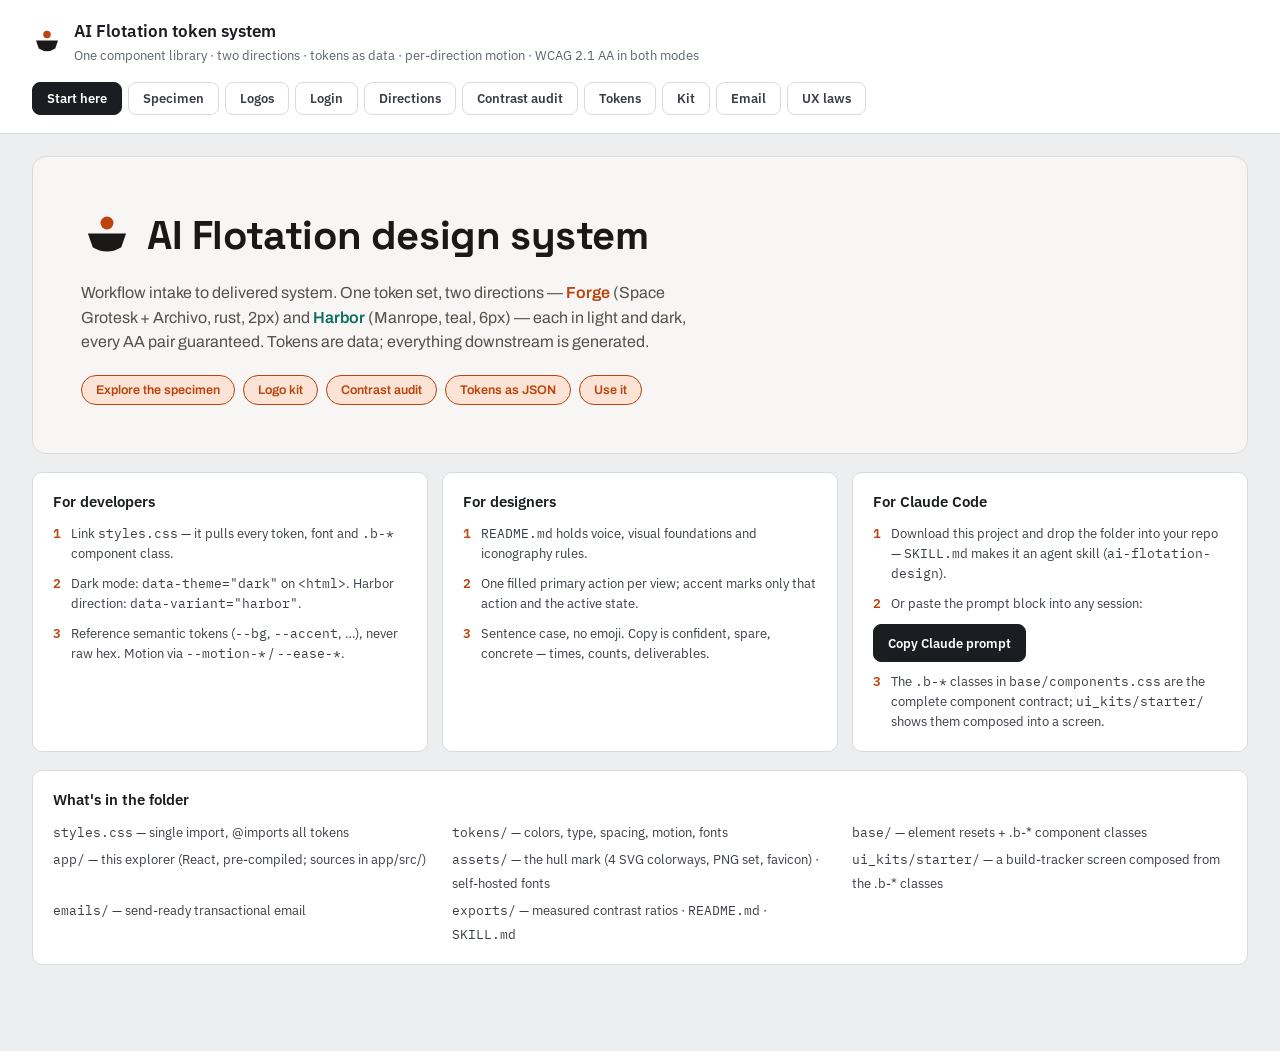
<file: index.html>
<!DOCTYPE html>
<html lang="en"><head>
<meta charset="utf-8">
<meta name="viewport" content="width=device-width,initial-scale=1">
<title>AI Flotation — design system</title>
<meta name="description" content="The AI Flotation design system: one token set, two directions (Forge and Harbor), light and dark from the same 11 semantic tokens, WCAG 2.1 AA guaranteed in both modes. Tokens as data, no build step.">
<meta name="theme-color" content="#BA430E">
<link rel="icon" type="image/svg+xml" href="assets/favicon.svg">
<link rel="stylesheet" href="styles.css">
<link rel="stylesheet" href="app/explorer.css">
<script src="app/vendor/react.production.min.js"></script>
<script src="app/vendor/react-dom.production.min.js"></script>
</head>
<body>
<div id="root"></div>
<noscript><div style="padding:24px;font:14px system-ui,sans-serif">The explorer needs JavaScript. The design system itself does not: link <code>styles.css</code> and read <code>README.md</code>.</div></noscript>
<!-- Explorer views, pre-compiled from app/src/*.jsx (see app/build.js). Order matters: data → views → root. -->
<script src="app/data.js"></script>
<script src="app/specimen.js"></script>
<script src="app/views.js"></script>
<script src="app/panels.js"></script>
<script src="app/start.js"></script>
<script src="app/app.js"></script>
</body></html>
</file>
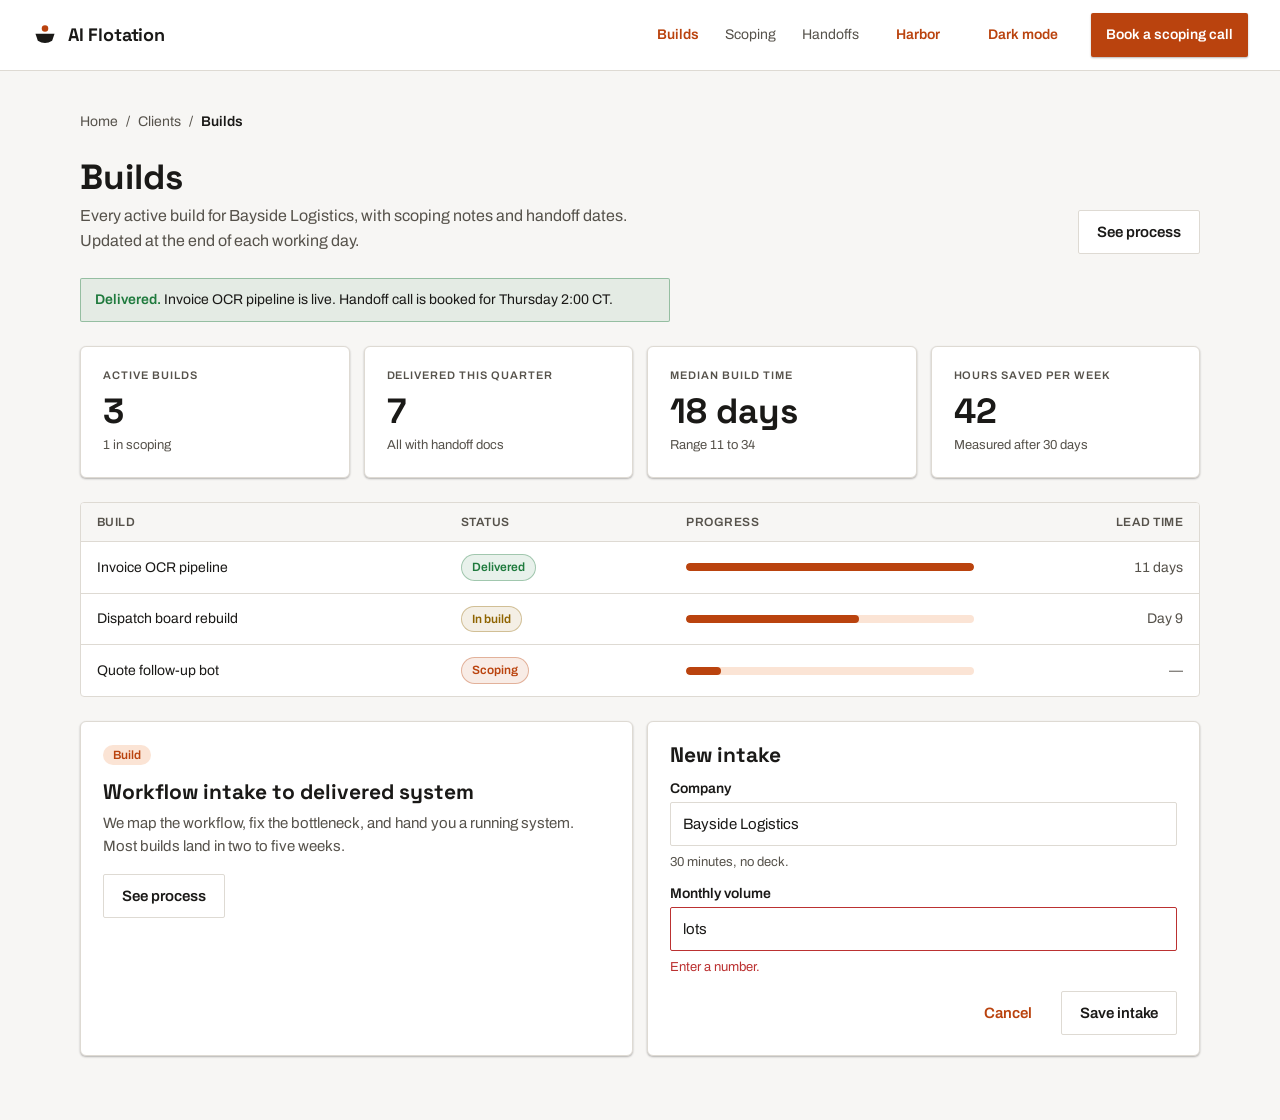
<file: ui_kits/starter/index.html>
<!DOCTYPE html>
<html lang="en"><head>
<meta charset="utf-8">
<meta name="viewport" content="width=device-width,initial-scale=1">
<title>Builds — AI Flotation starter screen</title>
<link rel="icon" type="image/svg+xml" href="../../assets/favicon.svg">
<link rel="stylesheet" href="../../styles.css">
<style>
/* Starter screen — page chrome only. Everything visual comes from the tokens in styles.css; flip direction and mode from the nav and nothing here changes. */
.nav{display:flex;align-items:center;gap:16px;flex-wrap:wrap;padding:12px var(--page-padding);background:var(--bg-elevated);border-bottom:1px solid var(--line);position:sticky;top:0;z-index:10}
.lock{display:inline-flex;align-items:center;gap:10px;text-decoration:none;color:inherit;font-family:var(--font-heading);font-weight:var(--fw-heading);font-size:18px;letter-spacing:-0.01em}
.mark{width:26px;height:26px;display:block;flex-shrink:0} /* the Hull mark inline: hull in --fg, float in --accent, so both directions and both modes recolor it */
.links{display:flex;gap:18px;margin-left:auto;align-items:center;flex-wrap:wrap}
.links a{font-size:14px;color:var(--fg-muted);text-decoration:none;padding:12px 4px}
.links a.on{color:var(--accent);font-weight:600}
.links .b-btn{padding:8px 14px;font-size:14px}
.page{max-width:1120px;margin:0 auto;padding:clamp(20px,4vw,40px) var(--page-padding) 64px;display:flex;flex-direction:column;gap:24px}
.crumbs{display:flex;gap:8px;font-size:14px;color:var(--fg-muted)}
.crumbs b{color:var(--fg);font-weight:600}
.titlerow{display:flex;justify-content:space-between;align-items:flex-end;gap:16px;flex-wrap:wrap}
.titlerow p{margin:6px 0 0;color:var(--fg-muted);max-width:560px}
.kpis{display:grid;grid-template-columns:repeat(auto-fit,minmax(min(220px,100%),1fr));gap:14px}
.kpi small{display:block;font-size:11px;letter-spacing:0.09em;text-transform:uppercase;color:var(--fg-muted);font-weight:600}
.kpi strong{display:block;font-family:var(--font-heading);font-size:var(--fs-h2);line-height:1.2;margin-top:6px}
.kpi span{font-size:13px;color:var(--fg-muted)}
.twrap{background:var(--bg-elevated);border:1px solid var(--line);border-radius:calc(var(--radius) + 2px);overflow:hidden}
table{width:100%;border-collapse:collapse;font-size:14px}
th{text-align:left;padding:10px 16px;font-size:12px;font-weight:700;letter-spacing:0.04em;text-transform:uppercase;color:var(--fg-muted);background:var(--bg)}
td{padding:12px 16px;border-top:1px solid var(--line)}
td.num{text-align:right;font-variant-numeric:tabular-nums;color:var(--fg-muted)}
.pill{display:inline-flex;align-items:center;font-size:12px;font-weight:700;padding:3px 10px;border-radius:999px;background:color-mix(in srgb,var(--c) 10%,transparent);color:var(--c);border:1px solid color-mix(in srgb,var(--c) 35%,transparent)}
.ptrack{height:8px;border-radius:999px;background:var(--accent-soft);overflow:hidden;min-width:120px}
.pfill{height:100%;background:var(--accent);border-radius:999px}
.two{display:grid;grid-template-columns:repeat(auto-fit,minmax(min(320px,100%),1fr));gap:14px}
@media (max-width:640px){.hide-sm{display:none}}
</style>
</head>
<body>
<header class="nav">
  <a class="lock" href="../../index.html"><svg class="mark" viewBox="0 0 120 120" aria-hidden="true"><path d="M16 54 H104 L93 86 A60 60 0 0 1 27 86 Z" fill="var(--fg)"/><path d="M45 30 A15 15 0 1 0 75 30 A15 15 0 1 0 45 30 Z" fill="var(--accent)"/></svg>AI Flotation</a>
  <nav class="links" aria-label="Primary">
    <a href="#" class="on">Builds</a><a href="#">Scoping</a><a href="#">Handoffs</a>
    <button class="b-btn b-btn--ghost" id="variant" type="button">Harbor</button>
    <button class="b-btn b-btn--ghost" id="theme" type="button">Dark mode</button>
    <button class="b-btn" type="button">Book a scoping call</button>
  </nav>
</header>
<main class="page b-enter">
  <div class="crumbs"><span>Home</span><span>/</span><span>Clients</span><span>/</span><b>Builds</b></div>
  <div class="titlerow">
    <div><h1 style="font-size:var(--fs-h2);margin:0">Builds</h1><p>Every active build for Bayside Logistics, with scoping notes and handoff dates. Updated at the end of each working day.</p></div>
    <button class="b-btn b-btn--secondary" type="button">See process</button>
  </div>

  <div class="b-alert b-alert--success" style="max-width:560px"><div><strong>Delivered.</strong> Invoice OCR pipeline is live. Handoff call is booked for Thursday 2:00 CT.</div></div>

  <section class="kpis" aria-label="Summary">
    <div class="b-card kpi"><small>Active builds</small><strong>3</strong><span>1 in scoping</span></div>
    <div class="b-card kpi"><small>Delivered this quarter</small><strong>7</strong><span>All with handoff docs</span></div>
    <div class="b-card kpi"><small>Median build time</small><strong>18 days</strong><span>Range 11 to 34</span></div>
    <div class="b-card kpi"><small>Hours saved per week</small><strong>42</strong><span>Measured after 30 days</span></div>
  </section>

  <section class="twrap" aria-label="Builds">
    <table>
      <thead><tr><th>Build</th><th>Status</th><th class="hide-sm">Progress</th><th style="text-align:right">Lead time</th></tr></thead>
      <tbody>
        <tr><td>Invoice OCR pipeline</td><td><span class="pill" style="--c:var(--success)">Delivered</span></td><td class="hide-sm"><div class="ptrack"><div class="pfill" style="width:100%"></div></div></td><td class="num">11 days</td></tr>
        <tr><td>Dispatch board rebuild</td><td><span class="pill" style="--c:var(--warning)">In build</span></td><td class="hide-sm"><div class="ptrack"><div class="pfill" style="width:60%"></div></div></td><td class="num">Day 9</td></tr>
        <tr><td>Quote follow-up bot</td><td><span class="pill" style="--c:var(--accent)">Scoping</span></td><td class="hide-sm"><div class="ptrack"><div class="pfill" style="width:12%"></div></div></td><td class="num">—</td></tr>
      </tbody>
    </table>
  </section>

  <section class="two">
    <div class="b-card">
      <span class="b-badge">Build</span>
      <h3 style="font-size:var(--fs-h4);margin:12px 0 0">Workflow intake to delivered system</h3>
      <p style="color:var(--fg-muted);font-size:15px;margin:8px 0 16px">We map the workflow, fix the bottleneck, and hand you a running system. Most builds land in two to five weeks.</p>
      <button class="b-btn b-btn--secondary" type="button">See process</button>
    </div>
    <form class="b-card" style="display:flex;flex-direction:column;gap:14px" onsubmit="return false">
      <h3 style="font-size:var(--fs-h4);margin:0">New intake</h3>
      <div class="b-field" style="max-width:none"><label for="company">Company</label><input id="company" class="b-input" value="Bayside Logistics"><div class="b-help">30 minutes, no deck.</div></div>
      <div class="b-field" style="max-width:none"><label for="volume">Monthly volume</label><input id="volume" class="b-input b-input--error" value="lots"><div class="b-error-text">Enter a number.</div></div>
      <div style="display:flex;gap:10px;justify-content:flex-end"><button class="b-btn b-btn--ghost" type="button">Cancel</button><button class="b-btn b-btn--secondary" type="submit">Save intake</button></div>
    </form>
  </section>
</main>
<script>
const root=document.documentElement, theme=document.getElementById('theme'), variant=document.getElementById('variant');
theme.addEventListener('click',()=>{ const dark=root.getAttribute('data-theme')!=='dark'; if(dark)root.setAttribute('data-theme','dark'); else root.removeAttribute('data-theme'); theme.textContent=dark?'Light mode':'Dark mode'; });
variant.addEventListener('click',()=>{ const harbor=root.getAttribute('data-variant')!=='harbor'; if(harbor)root.setAttribute('data-variant','harbor'); else root.removeAttribute('data-variant'); variant.textContent=harbor?'Forge':'Harbor'; });
</script>
</body></html>
</file>
<file: styles.css>
/* AI Flotation design system — global entry point. Link this one file. brandId: ai-flotation (Forge = ai-flotation-a on :root, Harbor = ai-flotation-b under [data-variant="harbor"])
   Order matters: fonts → tokens → base element styles → .b-* components. */
@import url('tokens/fonts.css');
@import url('tokens/colors.css');
@import url('tokens/typography.css');
@import url('tokens/spacing.css');
@import url('tokens/motion.css');
@import url('base/base.css');
@import url('base/components.css');
</file>
<file: app/explorer.css>
/* AI Flotation design system explorer — page chrome only. Not part of the system: consumers link styles.css, never this file.
   IBM Plex Sans / Mono are the explorer's own UI fonts (self-hosted from assets/fonts/, SIL OFL); the brand fonts come from tokens/fonts.css. */
/* cyrillic-ext */
@font-face {
  font-family: 'IBM Plex Mono';
  font-style: normal;
  font-weight: 400;
  font-display: swap;
  src: url("../assets/fonts/ibm-plex-mono-400-cyrillic-ext.woff2") format('woff2');
  unicode-range: U+0460-052F, U+1C80-1C8A, U+20B4, U+2DE0-2DFF, U+A640-A69F, U+FE2E-FE2F;
}
/* cyrillic */
@font-face {
  font-family: 'IBM Plex Mono';
  font-style: normal;
  font-weight: 400;
  font-display: swap;
  src: url("../assets/fonts/ibm-plex-mono-400-cyrillic.woff2") format('woff2');
  unicode-range: U+0301, U+0400-045F, U+0490-0491, U+04B0-04B1, U+2116;
}
/* vietnamese */
@font-face {
  font-family: 'IBM Plex Mono';
  font-style: normal;
  font-weight: 400;
  font-display: swap;
  src: url("../assets/fonts/ibm-plex-mono-400-vietnamese.woff2") format('woff2');
  unicode-range: U+0102-0103, U+0110-0111, U+0128-0129, U+0168-0169, U+01A0-01A1, U+01AF-01B0, U+0300-0301, U+0303-0304, U+0308-0309, U+0323, U+0329, U+1EA0-1EF9, U+20AB;
}
/* latin-ext */
@font-face {
  font-family: 'IBM Plex Mono';
  font-style: normal;
  font-weight: 400;
  font-display: swap;
  src: url("../assets/fonts/ibm-plex-mono-400-latin-ext.woff2") format('woff2');
  unicode-range: U+0100-02BA, U+02BD-02C5, U+02C7-02CC, U+02CE-02D7, U+02DD-02FF, U+0304, U+0308, U+0329, U+1D00-1DBF, U+1E00-1E9F, U+1EF2-1EFF, U+2020, U+20A0-20AB, U+20AD-20C0, U+2113, U+2C60-2C7F, U+A720-A7FF;
}
/* latin */
@font-face {
  font-family: 'IBM Plex Mono';
  font-style: normal;
  font-weight: 400;
  font-display: swap;
  src: url("../assets/fonts/ibm-plex-mono-400-latin.woff2") format('woff2');
  unicode-range: U+0000-00FF, U+0131, U+0152-0153, U+02BB-02BC, U+02C6, U+02DA, U+02DC, U+0304, U+0308, U+0329, U+2000-206F, U+20AC, U+2122, U+2191, U+2193, U+2212, U+2215, U+FEFF, U+FFFD;
}
/* cyrillic-ext */
@font-face {
  font-family: 'IBM Plex Mono';
  font-style: normal;
  font-weight: 500;
  font-display: swap;
  src: url("../assets/fonts/ibm-plex-mono-500-cyrillic-ext.woff2") format('woff2');
  unicode-range: U+0460-052F, U+1C80-1C8A, U+20B4, U+2DE0-2DFF, U+A640-A69F, U+FE2E-FE2F;
}
/* cyrillic */
@font-face {
  font-family: 'IBM Plex Mono';
  font-style: normal;
  font-weight: 500;
  font-display: swap;
  src: url("../assets/fonts/ibm-plex-mono-500-cyrillic.woff2") format('woff2');
  unicode-range: U+0301, U+0400-045F, U+0490-0491, U+04B0-04B1, U+2116;
}
/* vietnamese */
@font-face {
  font-family: 'IBM Plex Mono';
  font-style: normal;
  font-weight: 500;
  font-display: swap;
  src: url("../assets/fonts/ibm-plex-mono-500-vietnamese.woff2") format('woff2');
  unicode-range: U+0102-0103, U+0110-0111, U+0128-0129, U+0168-0169, U+01A0-01A1, U+01AF-01B0, U+0300-0301, U+0303-0304, U+0308-0309, U+0323, U+0329, U+1EA0-1EF9, U+20AB;
}
/* latin-ext */
@font-face {
  font-family: 'IBM Plex Mono';
  font-style: normal;
  font-weight: 500;
  font-display: swap;
  src: url("../assets/fonts/ibm-plex-mono-500-latin-ext.woff2") format('woff2');
  unicode-range: U+0100-02BA, U+02BD-02C5, U+02C7-02CC, U+02CE-02D7, U+02DD-02FF, U+0304, U+0308, U+0329, U+1D00-1DBF, U+1E00-1E9F, U+1EF2-1EFF, U+2020, U+20A0-20AB, U+20AD-20C0, U+2113, U+2C60-2C7F, U+A720-A7FF;
}
/* latin */
@font-face {
  font-family: 'IBM Plex Mono';
  font-style: normal;
  font-weight: 500;
  font-display: swap;
  src: url("../assets/fonts/ibm-plex-mono-500-latin.woff2") format('woff2');
  unicode-range: U+0000-00FF, U+0131, U+0152-0153, U+02BB-02BC, U+02C6, U+02DA, U+02DC, U+0304, U+0308, U+0329, U+2000-206F, U+20AC, U+2122, U+2191, U+2193, U+2212, U+2215, U+FEFF, U+FFFD;
}
/* cyrillic-ext */
@font-face {
  font-family: 'IBM Plex Mono';
  font-style: normal;
  font-weight: 600;
  font-display: swap;
  src: url("../assets/fonts/ibm-plex-mono-600-cyrillic-ext.woff2") format('woff2');
  unicode-range: U+0460-052F, U+1C80-1C8A, U+20B4, U+2DE0-2DFF, U+A640-A69F, U+FE2E-FE2F;
}
/* cyrillic */
@font-face {
  font-family: 'IBM Plex Mono';
  font-style: normal;
  font-weight: 600;
  font-display: swap;
  src: url("../assets/fonts/ibm-plex-mono-600-cyrillic.woff2") format('woff2');
  unicode-range: U+0301, U+0400-045F, U+0490-0491, U+04B0-04B1, U+2116;
}
/* vietnamese */
@font-face {
  font-family: 'IBM Plex Mono';
  font-style: normal;
  font-weight: 600;
  font-display: swap;
  src: url("../assets/fonts/ibm-plex-mono-600-vietnamese.woff2") format('woff2');
  unicode-range: U+0102-0103, U+0110-0111, U+0128-0129, U+0168-0169, U+01A0-01A1, U+01AF-01B0, U+0300-0301, U+0303-0304, U+0308-0309, U+0323, U+0329, U+1EA0-1EF9, U+20AB;
}
/* latin-ext */
@font-face {
  font-family: 'IBM Plex Mono';
  font-style: normal;
  font-weight: 600;
  font-display: swap;
  src: url("../assets/fonts/ibm-plex-mono-600-latin-ext.woff2") format('woff2');
  unicode-range: U+0100-02BA, U+02BD-02C5, U+02C7-02CC, U+02CE-02D7, U+02DD-02FF, U+0304, U+0308, U+0329, U+1D00-1DBF, U+1E00-1E9F, U+1EF2-1EFF, U+2020, U+20A0-20AB, U+20AD-20C0, U+2113, U+2C60-2C7F, U+A720-A7FF;
}
/* latin */
@font-face {
  font-family: 'IBM Plex Mono';
  font-style: normal;
  font-weight: 600;
  font-display: swap;
  src: url("../assets/fonts/ibm-plex-mono-600-latin.woff2") format('woff2');
  unicode-range: U+0000-00FF, U+0131, U+0152-0153, U+02BB-02BC, U+02C6, U+02DA, U+02DC, U+0304, U+0308, U+0329, U+2000-206F, U+20AC, U+2122, U+2191, U+2193, U+2212, U+2215, U+FEFF, U+FFFD;
}
/* cyrillic-ext */
@font-face {
  font-family: 'IBM Plex Sans';
  font-style: normal;
  font-weight: 400;
  font-stretch: 100%;
  font-display: swap;
  src: url("../assets/fonts/ibm-plex-sans-cyrillic-ext.woff2") format('woff2');
  unicode-range: U+0460-052F, U+1C80-1C8A, U+20B4, U+2DE0-2DFF, U+A640-A69F, U+FE2E-FE2F;
}
/* cyrillic */
@font-face {
  font-family: 'IBM Plex Sans';
  font-style: normal;
  font-weight: 400;
  font-stretch: 100%;
  font-display: swap;
  src: url("../assets/fonts/ibm-plex-sans-cyrillic.woff2") format('woff2');
  unicode-range: U+0301, U+0400-045F, U+0490-0491, U+04B0-04B1, U+2116;
}
/* greek */
@font-face {
  font-family: 'IBM Plex Sans';
  font-style: normal;
  font-weight: 400;
  font-stretch: 100%;
  font-display: swap;
  src: url("../assets/fonts/ibm-plex-sans-greek.woff2") format('woff2');
  unicode-range: U+0370-0377, U+037A-037F, U+0384-038A, U+038C, U+038E-03A1, U+03A3-03FF;
}
/* vietnamese */
@font-face {
  font-family: 'IBM Plex Sans';
  font-style: normal;
  font-weight: 400;
  font-stretch: 100%;
  font-display: swap;
  src: url("../assets/fonts/ibm-plex-sans-vietnamese.woff2") format('woff2');
  unicode-range: U+0102-0103, U+0110-0111, U+0128-0129, U+0168-0169, U+01A0-01A1, U+01AF-01B0, U+0300-0301, U+0303-0304, U+0308-0309, U+0323, U+0329, U+1EA0-1EF9, U+20AB;
}
/* latin-ext */
@font-face {
  font-family: 'IBM Plex Sans';
  font-style: normal;
  font-weight: 400;
  font-stretch: 100%;
  font-display: swap;
  src: url("../assets/fonts/ibm-plex-sans-latin-ext.woff2") format('woff2');
  unicode-range: U+0100-02BA, U+02BD-02C5, U+02C7-02CC, U+02CE-02D7, U+02DD-02FF, U+0304, U+0308, U+0329, U+1D00-1DBF, U+1E00-1E9F, U+1EF2-1EFF, U+2020, U+20A0-20AB, U+20AD-20C0, U+2113, U+2C60-2C7F, U+A720-A7FF;
}
/* latin */
@font-face {
  font-family: 'IBM Plex Sans';
  font-style: normal;
  font-weight: 400;
  font-stretch: 100%;
  font-display: swap;
  src: url("../assets/fonts/ibm-plex-sans-latin.woff2") format('woff2');
  unicode-range: U+0000-00FF, U+0131, U+0152-0153, U+02BB-02BC, U+02C6, U+02DA, U+02DC, U+0304, U+0308, U+0329, U+2000-206F, U+20AC, U+2122, U+2191, U+2193, U+2212, U+2215, U+FEFF, U+FFFD;
}
/* cyrillic-ext */
@font-face {
  font-family: 'IBM Plex Sans';
  font-style: normal;
  font-weight: 500;
  font-stretch: 100%;
  font-display: swap;
  src: url("../assets/fonts/ibm-plex-sans-cyrillic-ext.woff2") format('woff2');
  unicode-range: U+0460-052F, U+1C80-1C8A, U+20B4, U+2DE0-2DFF, U+A640-A69F, U+FE2E-FE2F;
}
/* cyrillic */
@font-face {
  font-family: 'IBM Plex Sans';
  font-style: normal;
  font-weight: 500;
  font-stretch: 100%;
  font-display: swap;
  src: url("../assets/fonts/ibm-plex-sans-cyrillic.woff2") format('woff2');
  unicode-range: U+0301, U+0400-045F, U+0490-0491, U+04B0-04B1, U+2116;
}
/* greek */
@font-face {
  font-family: 'IBM Plex Sans';
  font-style: normal;
  font-weight: 500;
  font-stretch: 100%;
  font-display: swap;
  src: url("../assets/fonts/ibm-plex-sans-greek.woff2") format('woff2');
  unicode-range: U+0370-0377, U+037A-037F, U+0384-038A, U+038C, U+038E-03A1, U+03A3-03FF;
}
/* vietnamese */
@font-face {
  font-family: 'IBM Plex Sans';
  font-style: normal;
  font-weight: 500;
  font-stretch: 100%;
  font-display: swap;
  src: url("../assets/fonts/ibm-plex-sans-vietnamese.woff2") format('woff2');
  unicode-range: U+0102-0103, U+0110-0111, U+0128-0129, U+0168-0169, U+01A0-01A1, U+01AF-01B0, U+0300-0301, U+0303-0304, U+0308-0309, U+0323, U+0329, U+1EA0-1EF9, U+20AB;
}
/* latin-ext */
@font-face {
  font-family: 'IBM Plex Sans';
  font-style: normal;
  font-weight: 500;
  font-stretch: 100%;
  font-display: swap;
  src: url("../assets/fonts/ibm-plex-sans-latin-ext.woff2") format('woff2');
  unicode-range: U+0100-02BA, U+02BD-02C5, U+02C7-02CC, U+02CE-02D7, U+02DD-02FF, U+0304, U+0308, U+0329, U+1D00-1DBF, U+1E00-1E9F, U+1EF2-1EFF, U+2020, U+20A0-20AB, U+20AD-20C0, U+2113, U+2C60-2C7F, U+A720-A7FF;
}
/* latin */
@font-face {
  font-family: 'IBM Plex Sans';
  font-style: normal;
  font-weight: 500;
  font-stretch: 100%;
  font-display: swap;
  src: url("../assets/fonts/ibm-plex-sans-latin.woff2") format('woff2');
  unicode-range: U+0000-00FF, U+0131, U+0152-0153, U+02BB-02BC, U+02C6, U+02DA, U+02DC, U+0304, U+0308, U+0329, U+2000-206F, U+20AC, U+2122, U+2191, U+2193, U+2212, U+2215, U+FEFF, U+FFFD;
}
/* cyrillic-ext */
@font-face {
  font-family: 'IBM Plex Sans';
  font-style: normal;
  font-weight: 600;
  font-stretch: 100%;
  font-display: swap;
  src: url("../assets/fonts/ibm-plex-sans-cyrillic-ext.woff2") format('woff2');
  unicode-range: U+0460-052F, U+1C80-1C8A, U+20B4, U+2DE0-2DFF, U+A640-A69F, U+FE2E-FE2F;
}
/* cyrillic */
@font-face {
  font-family: 'IBM Plex Sans';
  font-style: normal;
  font-weight: 600;
  font-stretch: 100%;
  font-display: swap;
  src: url("../assets/fonts/ibm-plex-sans-cyrillic.woff2") format('woff2');
  unicode-range: U+0301, U+0400-045F, U+0490-0491, U+04B0-04B1, U+2116;
}
/* greek */
@font-face {
  font-family: 'IBM Plex Sans';
  font-style: normal;
  font-weight: 600;
  font-stretch: 100%;
  font-display: swap;
  src: url("../assets/fonts/ibm-plex-sans-greek.woff2") format('woff2');
  unicode-range: U+0370-0377, U+037A-037F, U+0384-038A, U+038C, U+038E-03A1, U+03A3-03FF;
}
/* vietnamese */
@font-face {
  font-family: 'IBM Plex Sans';
  font-style: normal;
  font-weight: 600;
  font-stretch: 100%;
  font-display: swap;
  src: url("../assets/fonts/ibm-plex-sans-vietnamese.woff2") format('woff2');
  unicode-range: U+0102-0103, U+0110-0111, U+0128-0129, U+0168-0169, U+01A0-01A1, U+01AF-01B0, U+0300-0301, U+0303-0304, U+0308-0309, U+0323, U+0329, U+1EA0-1EF9, U+20AB;
}
/* latin-ext */
@font-face {
  font-family: 'IBM Plex Sans';
  font-style: normal;
  font-weight: 600;
  font-stretch: 100%;
  font-display: swap;
  src: url("../assets/fonts/ibm-plex-sans-latin-ext.woff2") format('woff2');
  unicode-range: U+0100-02BA, U+02BD-02C5, U+02C7-02CC, U+02CE-02D7, U+02DD-02FF, U+0304, U+0308, U+0329, U+1D00-1DBF, U+1E00-1E9F, U+1EF2-1EFF, U+2020, U+20A0-20AB, U+20AD-20C0, U+2113, U+2C60-2C7F, U+A720-A7FF;
}
/* latin */
@font-face {
  font-family: 'IBM Plex Sans';
  font-style: normal;
  font-weight: 600;
  font-stretch: 100%;
  font-display: swap;
  src: url("../assets/fonts/ibm-plex-sans-latin.woff2") format('woff2');
  unicode-range: U+0000-00FF, U+0131, U+0152-0153, U+02BB-02BC, U+02C6, U+02DA, U+02DC, U+0304, U+0308, U+0329, U+2000-206F, U+20AC, U+2122, U+2191, U+2193, U+2212, U+2215, U+FEFF, U+FFFD;
}
/* Explorer page styles, verbatim from the Claude Design export. */
body{margin:0;background:#EDEEF0}a{color:#2E6A86}a:hover{color:#265A72}
@keyframes dcView{from{opacity:0;transform:translateY(8px)}to{opacity:1;transform:none}}
@keyframes dcIn-a{from{opacity:0;transform:translateY(var(--dc-dist,10px))}to{opacity:1;transform:none}}
@keyframes dcIn-b{from{opacity:0;transform:translateY(var(--dc-dist,10px))}to{opacity:1;transform:none}}
@keyframes dcPop-a{from{opacity:0;transform:scale(0.94) translateY(var(--dc-dist,10px))}to{opacity:1;transform:none}}
@keyframes dcPop-b{from{opacity:0;transform:scale(0.94) translateY(var(--dc-dist,10px))}to{opacity:1;transform:none}}
@keyframes dcFill-a{from{transform:scaleX(0)}to{transform:scaleX(1)}}
@keyframes dcFill-b{from{transform:scaleX(0)}to{transform:scaleX(1)}}
@keyframes dcMenu{from{opacity:0;transform:translateY(-5px)}to{opacity:1;transform:none}}
@keyframes dcShimmer{from{background-position:130% 0}to{background-position:-70% 0}}
@media (prefers-reduced-motion:reduce){*,*::before,*::after{animation-duration:1ms!important;transition-duration:1ms!important}}
</file>
